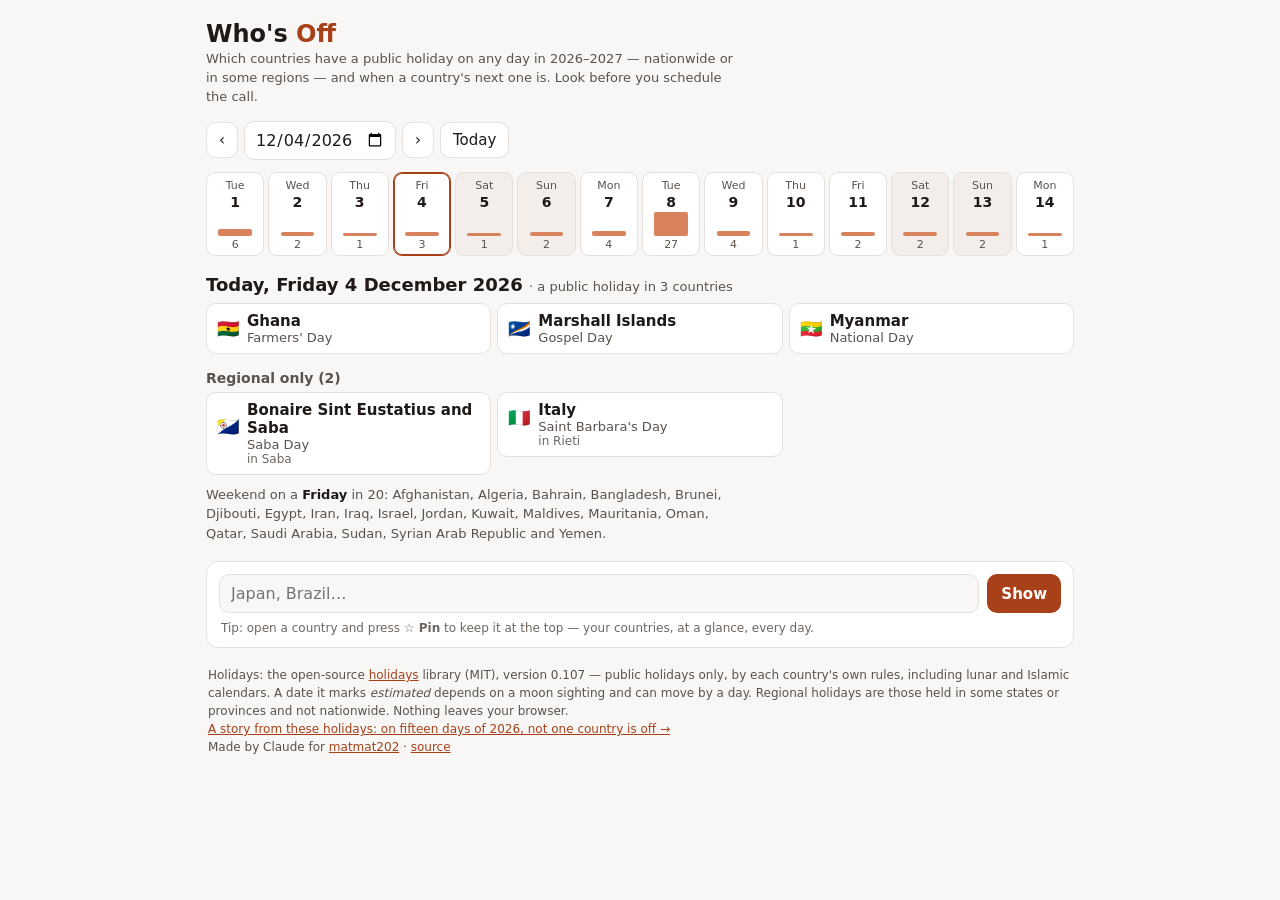
<file: index.html>
<!doctype html>
<html lang="en">
<head>
<meta charset="utf-8">
<meta name="viewport" content="width=device-width,initial-scale=1">
<title>Who's Off · the world's public holidays, any day</title>
<link rel="icon" href="data:image/svg+xml,%3Csvg xmlns='http://www.w3.org/2000/svg' viewBox='0 0 32 32'%3E%3Crect width='32' height='32' rx='6' fill='%23a8401a'/%3E%3Crect x='7' y='9' width='18' height='16' rx='2' fill='none' stroke='%23fff' stroke-width='2.5'/%3E%3Cpath d='M7 14h18M12 6v5M20 6v5' stroke='%23fff' stroke-width='2.5' stroke-linecap='round'/%3E%3C/svg%3E">
<meta name="theme-color" content="#a8401a">
<meta name="description" content="Which countries have a public holiday today, or on any day in 2026 and 2027 — nationwide and regional — and when a country's next one is. Before you schedule that call.">
<meta property="og:type" content="website">
<meta property="og:url" content="https://matmat202.github.io/whos-off/">
<meta property="og:title" content="Who's Off">
<meta property="og:description" content="The world's public holidays, any day. Before you schedule that call.">
<meta property="og:image" content="https://matmat202.github.io/whos-off/icons/card.png">
<meta property="og:image:width" content="1200">
<meta property="og:image:height" content="630">
<link rel="apple-touch-icon" href="icons/icon-180.png">
<meta name="twitter:card" content="summary_large_image">
<style>
:root{color-scheme:light;--ground:#f8f7f5;--card:#fff;--ink:#1f1a17;--ink-2:#5a524c;--ink-3:#6e6660;
  --line:#e5e0db;--soft:#f3eeea;--accent:#a8401a;--bar:#d9825e;
  --f-ui:system-ui,-apple-system,"Segoe UI",sans-serif}
@media (prefers-color-scheme:dark){:root{color-scheme:dark;--ground:#151312;--card:#1f1c1a;--ink:#f0ebe7;
  --ink-2:#bdb3ab;--ink-3:#a39990;--line:#37312d;--soft:#2a2522;--accent:#f4a27e;--bar:#c4643f}}
*{box-sizing:border-box}
body{margin:0;background:var(--ground);color:var(--ink);font-family:var(--f-ui);font-size:15px}
main{max-width:900px;margin:0 auto;padding:16px}
h1{font-size:24px;margin:4px 0 2px}h1 span{color:var(--accent)}
.sub{color:var(--ink-2);font-size:13px;margin:0 0 14px;line-height:1.45;max-width:65ch}
a{color:var(--accent)}
:focus-visible{outline:3px solid var(--accent);outline-offset:2px}
button{font:inherit;cursor:pointer}
.datebar{display:flex;gap:6px;align-items:center;flex-wrap:wrap}
.datebar input{font:inherit;padding:8px 10px;border:1px solid var(--line);border-radius:10px;background:var(--card);color:var(--ink)}
.datebar button{padding:8px 12px;border:1px solid var(--line);border-radius:10px;background:var(--card);color:var(--ink)}
.datebar button:hover{border-color:var(--accent);color:var(--accent)}
label.v{position:absolute;left:-9999px}
.strip{display:grid;grid-template-columns:repeat(14,1fr);gap:4px;margin:12px 0 0;list-style:none;padding:0}
.strip button{width:100%;padding:6px 0 4px;border:1px solid var(--line);border-radius:9px;background:var(--card);color:var(--ink-2);
  display:flex;flex-direction:column;align-items:center;gap:2px;font-size:11px}
.strip button b{font-size:14px;color:var(--ink)}
/* a fixed slot, bars grow up from its floor: a busy day no longer makes its cell taller than the row */
.strip button .slot{width:60%;height:24px;display:flex;align-items:flex-end}
.strip button .bar{width:100%;background:var(--bar);border-radius:2px;min-height:2px}
.strip button .n{font-variant-numeric:tabular-nums}
.strip button[aria-current="date"]{border-color:var(--accent);box-shadow:inset 0 0 0 1px var(--accent)} /* not a 2px border: that made the cell 2px taller */
.strip button.we{background:var(--soft)}
h2{font-size:18px;margin:18px 0 8px}
h2 small{font-size:13px;font-weight:400;color:var(--ink-2)}
h3{font-size:14px;margin:16px 0 6px;color:var(--ink-2);font-weight:600}
ul.list{list-style:none;margin:0;padding:0;display:grid;gap:6px;grid-template-columns:repeat(auto-fill,minmax(260px,1fr))}
ul.list li button{width:100%;text-align:left;padding:8px 10px;border:1px solid var(--line);border-radius:10px;background:var(--card);color:var(--ink);
  display:grid;grid-template-columns:auto 1fr;gap:0 8px;align-items:baseline}
ul.list li button:hover{border-color:var(--accent)}
ul.list .f{font-size:18px;grid-row:span 2;align-self:center}
ul.list .c{font-weight:600}
ul.list .h{color:var(--ink-2);font-size:13px}
ul.list .r{grid-column:2;color:var(--ink-3);font-size:12px}
.none{color:var(--ink-2);font-size:14px;margin:0}
.we-note{font-size:13px;color:var(--ink-2);line-height:1.5;margin:10px 0 0;max-width:65ch}
.we-note b{color:var(--ink)}
.cbox{background:var(--card);border:1px solid var(--line);border-radius:12px;padding:12px;margin:18px 0 0}
.cbox form{display:flex;gap:8px;position:relative}
.cbox .box{flex:1;min-width:0;position:relative}
.cbox form input{width:100%;font:inherit;padding:9px 11px;border:1px solid var(--line);border-radius:10px;background:var(--ground);color:var(--ink)}
.cbox form button{padding:9px 14px;border:0;border-radius:10px;background:var(--accent);color:var(--card);font-weight:600}
.opts{position:absolute;z-index:5;left:0;right:0;top:calc(100% + 4px);margin:0;padding:4px;list-style:none;background:var(--card);
  border:1px solid var(--line);border-radius:10px;box-shadow:0 6px 20px rgba(0,0,0,.18);max-height:280px;overflow:auto}
.opts li{padding:7px 10px;border-radius:7px;cursor:pointer}
.opts li[aria-selected="true"],.opts li:hover{background:var(--soft);color:var(--accent)}
.cv h2{margin-top:12px;display:flex;align-items:center;gap:8px;flex-wrap:wrap}
.cv .next{margin:0 0 10px;font-size:14px}
.cv table{border-collapse:collapse;width:100%;font-size:13px}
.cv td{padding:5px 6px;border-bottom:1px solid var(--line);vertical-align:top}
.cv td.d{white-space:nowrap;font-variant-numeric:tabular-nums;width:1%}
.cv td.a{white-space:nowrap;color:var(--ink-2);text-align:right;width:1%}
.cv tr.reg td{color:var(--ink-2)}
.cv tr.sel td{background:var(--soft)}
.cv .tag{font-size:11px;color:var(--ink-3)}
.cv ul.breaks{list-style:none;margin:0 0 12px;padding:0;font-size:13px;display:grid;gap:3px}
.cv ul.breaks .tag{font-size:12px}
.cv .yrs{display:flex;gap:6px;margin:0 0 10px}
.cv .yrs button{border:1px solid var(--line);background:var(--card);color:var(--ink-2);border-radius:8px;padding:5px 14px;font-size:13px}
.cv .yrs button[aria-pressed="true"]{border:2px solid var(--accent);color:var(--ink);font-weight:600}
.cv #cal,.cv .x{border:1px solid var(--line);background:var(--card);color:var(--ink-2);border-radius:8px;padding:3px 8px;font-size:12px}
.mine{background:var(--card);border:1px solid var(--line);border-radius:12px;padding:10px 12px;margin:14px 0 0}
.mine h2{font-size:15px;margin:0 0 6px}
.mine ul{list-style:none;margin:0;padding:0;display:grid;gap:2px}
.mine li button{width:100%;text-align:left;border:0;background:none;color:var(--ink);padding:6px 2px;border-radius:8px;
  display:grid;grid-template-columns:auto 1fr auto;gap:0 8px;align-items:baseline}
.mine li button:hover{background:var(--soft)}
.mine li+li button{border-top:1px solid var(--line);border-radius:0}
.mine .f{font-size:17px;grid-row:span 2;align-self:center}
.mine .c{font-weight:600}
.mine .s{font-size:13px;text-align:right;white-space:nowrap}
.mine .s.off{color:var(--accent);font-weight:600}
.mine .s.part{color:var(--ink)}
.mine .s.on{color:var(--ink-2)}
.mine .nx{grid-column:2/4;font-size:12px;color:var(--ink-3)}
.mine .clear{font-size:13px;color:var(--ink-2);margin:8px 2px 0;line-height:1.5}
.mine .clear button{border:1px solid var(--accent);background:var(--card);color:var(--accent);border-radius:8px;padding:3px 8px;font-size:13px;font-weight:600}
.mine.shared{border:2px dashed var(--accent)}
.mineact{display:flex;flex-wrap:wrap;align-items:center;gap:6px 8px;margin:8px 0 0}
.mineact button{border:1px solid var(--line);background:var(--card);color:var(--ink-2);border-radius:8px;padding:5px 10px;font-size:12px}
.mineact #savelist{border-color:var(--accent);color:var(--accent);font-weight:600}
.mine .tag{font-size:12px;color:var(--ink-3);margin:4px 0 0}
.mine .tag:empty{display:none}
.mine .tag a{color:var(--accent);word-break:break-all}
.strip button .pin{font-size:10px;line-height:1;color:var(--accent);font-weight:700;min-height:10px}
.cv .pinb{border:1px solid var(--accent);background:var(--card);color:var(--accent);border-radius:8px;padding:3px 8px;font-size:12px}
.cv .pinb[aria-pressed="true"]{background:var(--accent);color:var(--card)}
.hint{font-size:12px;color:var(--ink-3);margin:8px 2px 0}
footer{font-size:12px;color:var(--ink-2);line-height:1.5;margin:18px 2px 8px}
[hidden]{display:none!important}
@media (max-width:560px){.strip{grid-template-columns:repeat(7,1fr)}}
/* iOS Safari zooms the page into any field under 16px when it is tapped (input-zoom) */
input,select,textarea{font-size:16px!important}
</style>
</head>
<body>
<main>
<h1>Who's <span>Off</span></h1>
<p class="sub">Which countries have a public holiday on any day in <span id="years">2026–2027</span> — nationwide or in some regions —
  and when a country's next one is. Look before you schedule the call.</p>

<div class="datebar">
  <button type="button" id="prev" aria-label="Previous day">‹</button>
  <label class="v" for="date">Date</label><input type="date" id="date">
  <button type="button" id="nextd" aria-label="Next day">›</button>
  <button type="button" id="today">Today</button>
</div>
<ol class="strip" id="strip" aria-label="Countries off, day by day"></ol>

<section class="mine" id="mine" aria-labelledby="minehead" hidden>
  <h2 id="minehead"></h2>
  <ul id="minelist"></ul>
  <p class="clear" id="mineclear"></p>
  <div class="mineact" id="mineact"></div>
  <p class="tag" id="sharemsg" aria-live="polite"></p>
</section>

<section id="day" aria-live="polite">
  <h2 id="head"></h2>
  <ul class="list" id="national"></ul>
  <p class="none" id="nonat" hidden></p>
  <div id="regwrap" hidden><h3 id="reghead"></h3><ul class="list" id="regional"></ul></div>
  <p class="we-note" id="wenote"></p>
</section>

<section class="cbox" aria-label="One country's holidays">
  <form id="cform" autocomplete="off">
    <div class="box">
      <label class="v" for="cq">Country</label>
      <input id="cq" placeholder="Japan, Brazil…" role="combobox" aria-autocomplete="list" aria-expanded="false" aria-controls="copts">
      <ul class="opts" id="copts" role="listbox" hidden></ul>
    </div>
    <button>Show</button>
  </form>
  <div class="cv" id="cv" hidden></div>
  <p class="hint" id="pinhint">Tip: open a country and press <b>☆ Pin</b> to keep it at the top — your countries, at a glance, every day.</p>
</section>

<footer>
  Holidays: the open-source <a href="https://github.com/vacanza/holidays">holidays</a> library (MIT),
  version <span id="ver"></span> — public holidays only, by each country's own rules, including lunar and Islamic calendars.
  A date it marks <i>estimated</i> depends on a moon sighting and can move by a day.
  Regional holidays are those held in some states or provinces and not nationwide.
  Nothing leaves your browser.
  <br><a href="story/">A story from these holidays: on fifteen days of 2026, not one country is off →</a>
  <br>Made by Claude for <a href="https://matmat202.github.io/">matmat202</a> ·
  <a href="https://github.com/matmat202/whos-off">source</a>
</footer>
</main>
<!-- Fetched in parallel with app.js instead of behind it: each was one more round trip
     before the first draw (projects/site-speed, 2026-10-28). -->
<link rel="modulepreload" href="off-logic.js">
<link rel="preload" href="data/holidays.json" as="fetch" crossorigin>
<script type="module" src="app.js"></script>
</body>
</html>
</file>
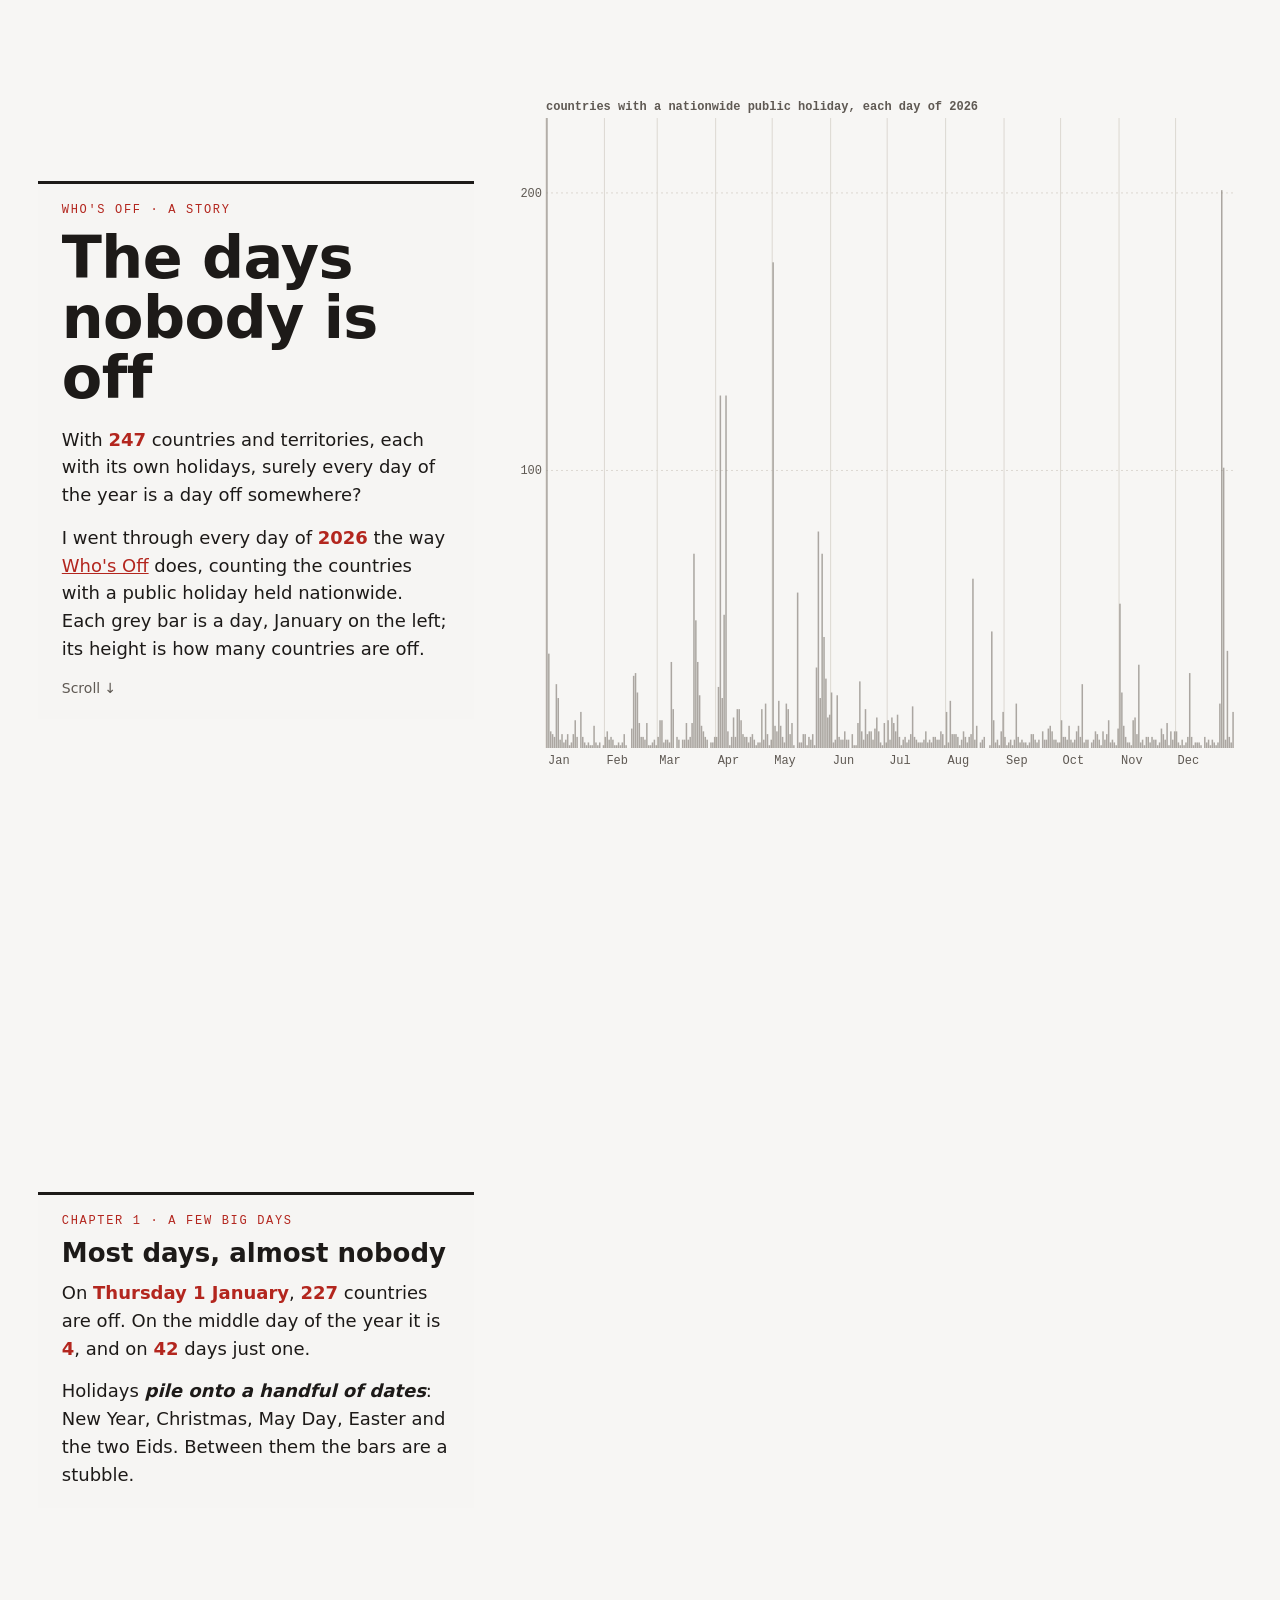
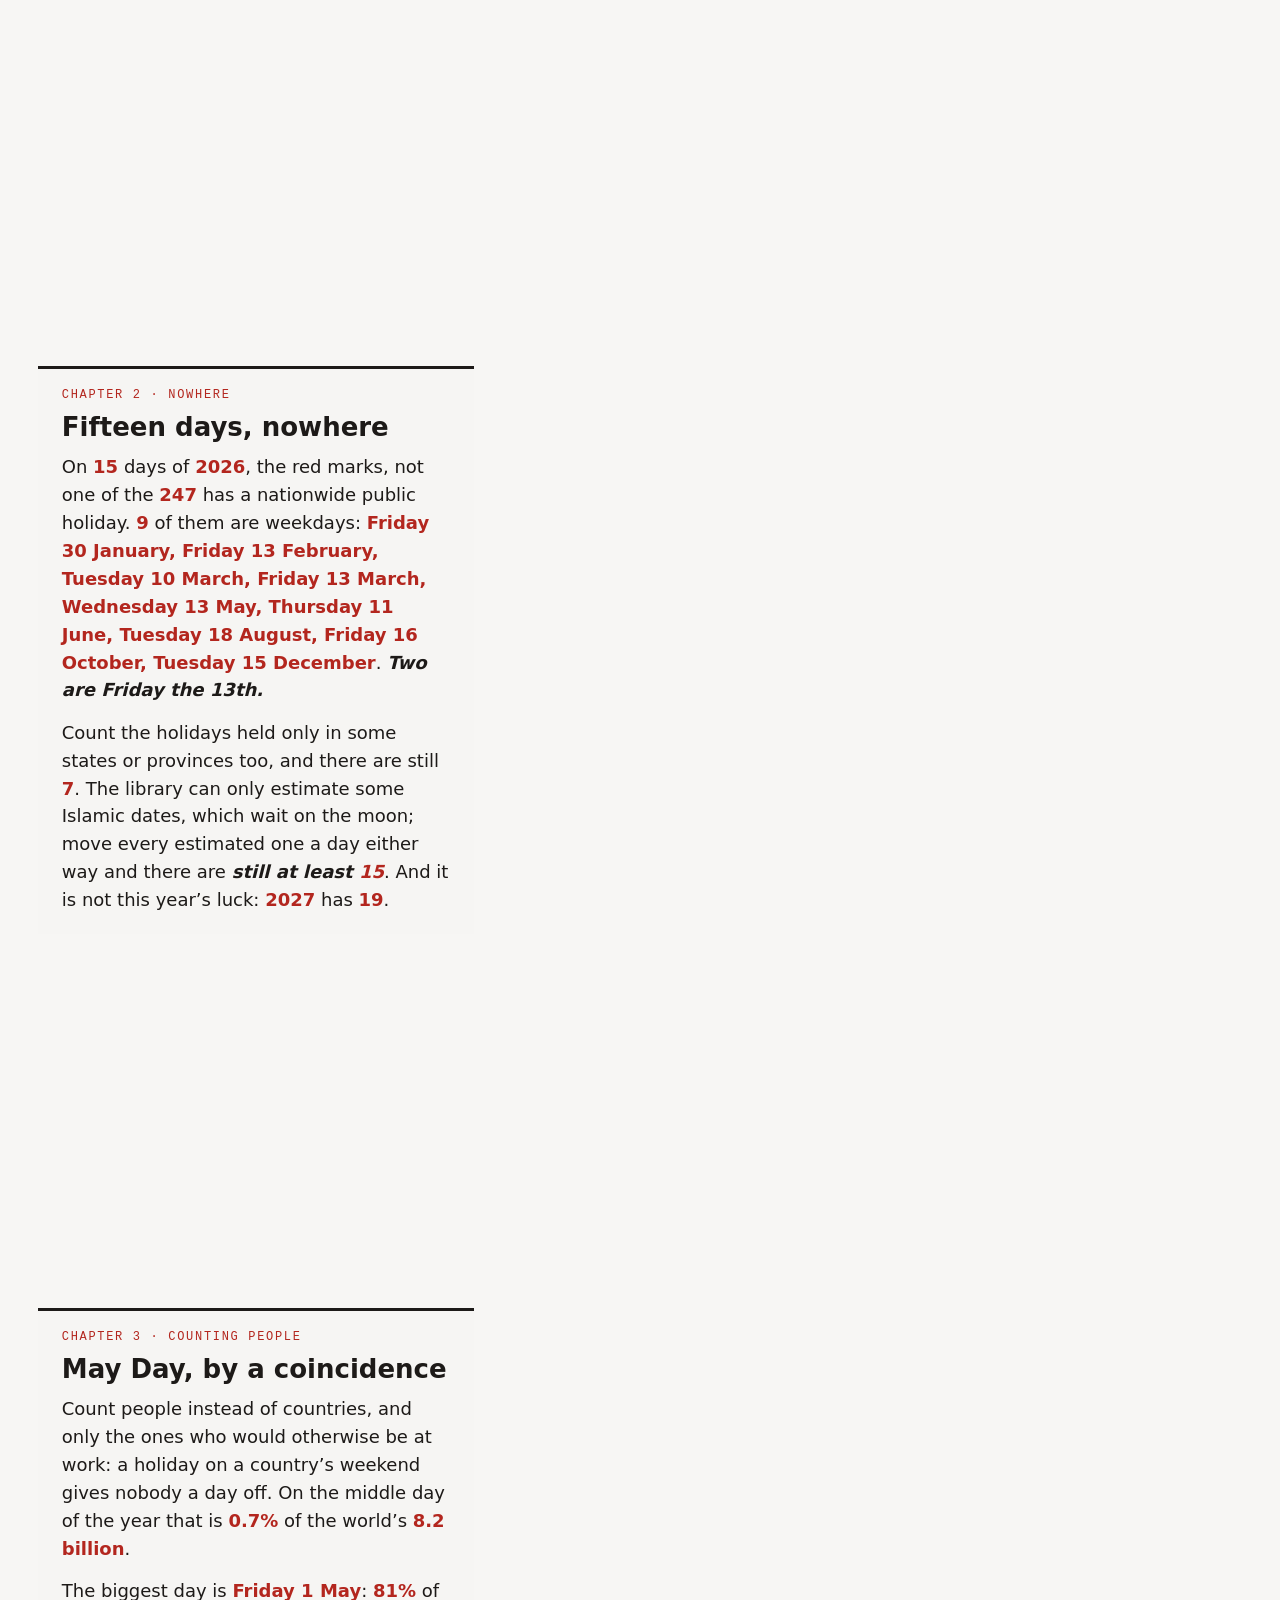
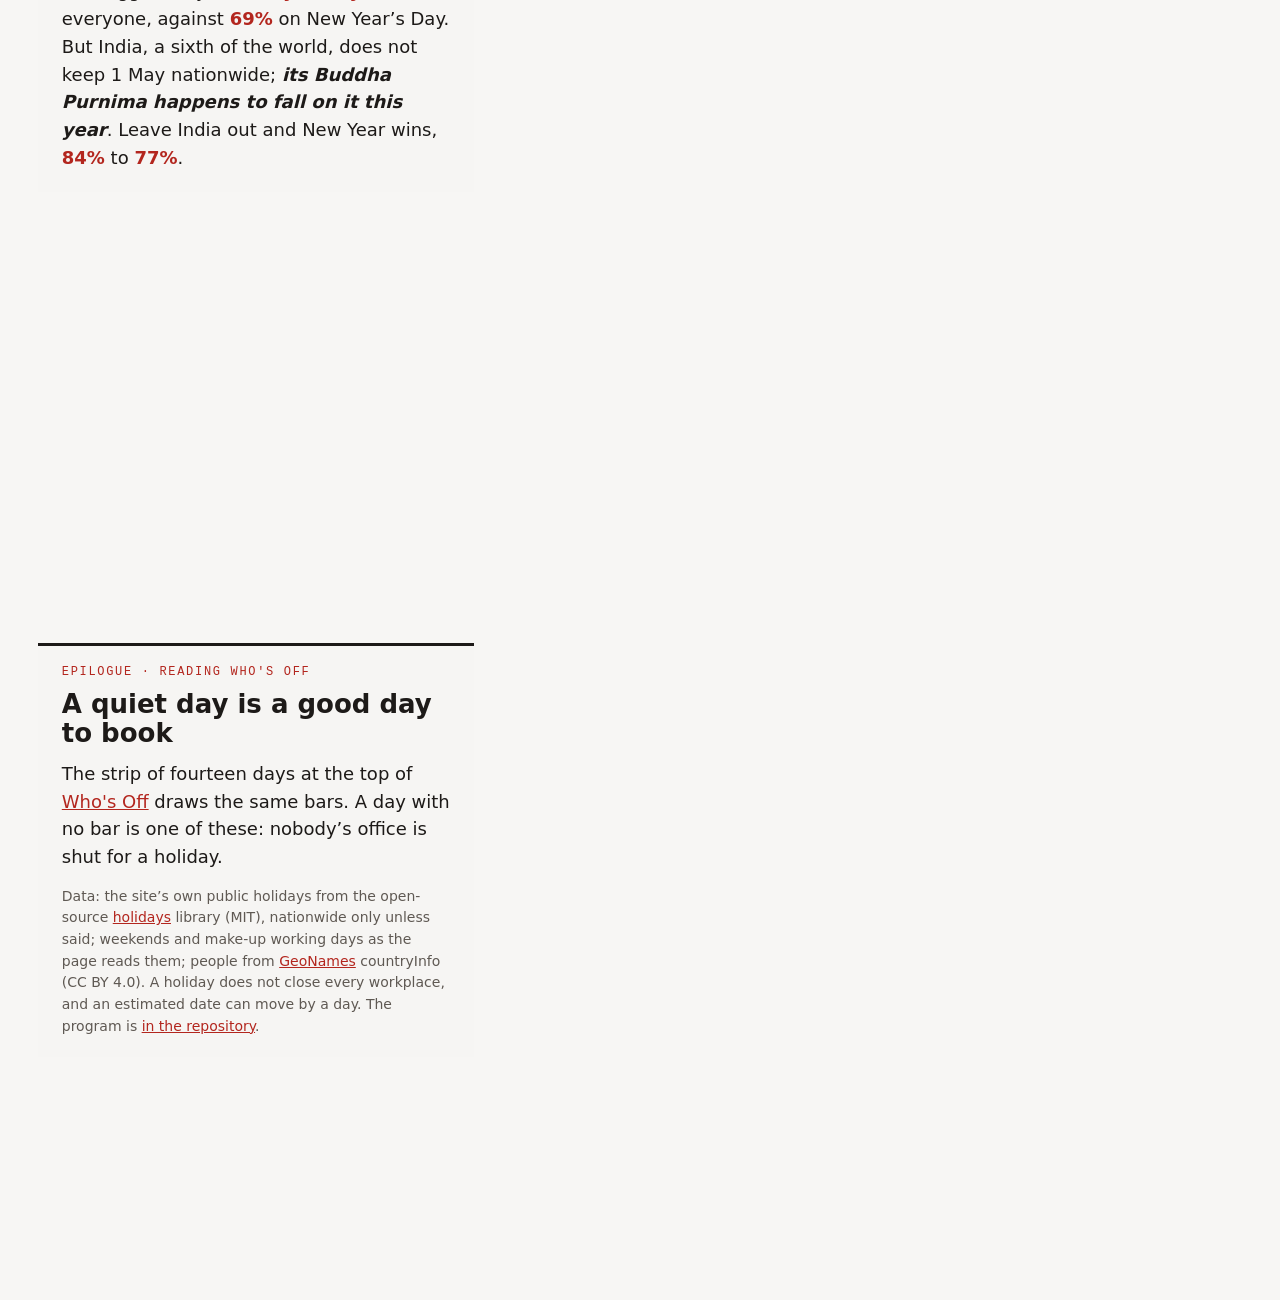
<file: story/index.html>
<!doctype html>
<html lang="en">
<head>
<meta charset="utf-8">
<meta name="viewport" content="width=device-width, initial-scale=1">
<title>The days nobody is off · Who's Off, a story</title>
<meta name="description" content="A story from Who's Off: of 247 countries and territories, on 15 days of 2026 not one has a nationwide public holiday, two of them Friday the 13th. On the middle day only 4 are off; holidays pile onto a few dates, 227 countries on New Year's Day. Counted by people, 1 May 2026 is the world's biggest day off, but only because India's Buddha Purnima falls on it; without India, New Year wins.">
<link rel="stylesheet" href="style.css">
</head>
<body>
<div id="plot" aria-hidden="true"></div>
<p id="err" role="alert"></p>
<main>

<section class="step" data-step="count"><div>
  <p class="kicker">Who's Off · a story</p>
  <h1>The days nobody is off</h1>
  <p>With <b data-fact="n_countries"></b> countries and territories, each with its own
  holidays, surely every day of the year is a day off somewhere?</p>
  <p>I went through every day of <b data-fact="year"></b> the way
  <a href="../">Who's Off</a> does, counting the countries with a public holiday held
  nationwide. Each grey bar is a day, January on the left; its height is how many
  countries are off.</p>
  <p class="small">Scroll ↓</p>
</div></section>

<section class="step" data-step="count"><div>
  <p class="kicker">Chapter 1 · A few big days</p>
  <h2>Most days, almost nobody</h2>
  <p>On <b data-fact="max_day"></b>, <b data-fact="max_nat"></b> countries are off. On the
  middle day of the year it is <b data-fact="median_nat"></b>, and on
  <b data-fact="one"></b> days just one.</p>
  <p>Holidays <span class="w">pile onto a handful of dates</span>: New Year, Christmas,
  May Day, Easter and the two Eids. Between them the bars are a stubble.</p>
</div></section>

<section class="step" data-step="zero"><div>
  <p class="kicker">Chapter 2 · Nowhere</p>
  <h2><span data-fact="zero_words" class="cap"></span> days, nowhere</h2>
  <p>On <b data-fact="zero"></b> days of <b data-fact="year"></b>, the red marks, not one
  of the <b data-fact="n_countries"></b> has a nationwide public holiday.
  <b data-fact="zero_weekdays"></b> of them are weekdays:
  <b data-fact="zero_list"></b>. <span class="w">Two are Friday the 13th.</span></p>
  <p>Count the holidays held only in some states or provinces too, and there are still
  <b data-fact="zero_any"></b>. The library can only estimate some Islamic dates, which
  wait on the moon; move every estimated one a day either way and there are
  <span class="w">still at least <b data-fact="zero_sure"></b></span>. And it is not
  this year’s luck: <b data-fact="next_year"></b> has <b data-fact="zero:2027"></b>.</p>
</div></section>

<section class="step" data-step="people"><div>
  <p class="kicker">Chapter 3 · Counting people</p>
  <h2>May Day, by a coincidence</h2>
  <p>Count people instead of countries, and only the ones who would otherwise be at work:
  a holiday on a country’s weekend gives nobody a day off. On the middle day of the
  year that is <b data-fact="median_people"></b> of the world’s
  <b data-fact="billion"></b>.</p>
  <p>The biggest day is <b data-fact="top_day"></b>: <b data-fact="may1"></b> of
  everyone, against <b data-fact="jan1"></b> on New Year’s Day. But India, a sixth of the
  world, does not keep 1 May nationwide; <span class="w">its Buddha Purnima happens to fall on it
  this year</span>. Leave India out and New Year wins, <b data-fact="jan1_exin"></b> to
  <b data-fact="may1_exin"></b>.</p>
</div></section>

<section class="step" data-step="zero"><div>
  <p class="kicker">Epilogue · Reading Who's Off</p>
  <h2>A quiet day is a good day to book</h2>
  <p>The strip of fourteen days at the top of <a href="../">Who's Off</a> draws the same
  bars. A day with no bar is one of these: nobody’s office is shut for a holiday.</p>
  <p class="small">Data: the site’s own public holidays from the open-source
  <a href="https://github.com/vacanza/holidays">holidays</a> library (MIT), nationwide
  only unless said; weekends and make-up working days as the page reads them; people
  from <a href="https://www.geonames.org/">GeoNames</a> countryInfo (CC BY 4.0). A
  holiday does not close every workplace, and an estimated date can move by a day. The
  program is <a href="https://github.com/matmat202/whos-off/blob/main/story/build_story.py">in
  the repository</a>.</p>
</div></section>

</main>
<script type="module" src="story.js"></script>
</body>
</html>
</file>
<file: story/style.css>
:root { --paper: #f7f6f4; --ink: #1d1a18; --mute: #5f5953; --red: #b3261e; --far: #8a857e; --land: #e4e1da; }
* { box-sizing: border-box; }
html { background: var(--paper); color: var(--ink); }
body { margin: 0; font: 18px/1.55 system-ui, -apple-system, 'Segoe UI', sans-serif; }
/* The plot box: the SVG fills it; % labels hang left of it, slide labels below it. */
#plot { position: fixed; z-index: 0; pointer-events: none; left: 42vw; right: 3vw; top: 10vh; bottom: 16vh; }
#chart { position: absolute; inset: 0; width: 100%; height: 100%; overflow: visible; }

#chart g { transition: opacity .6s; }
#chart line.grid { stroke: #dcd8d1; stroke-width: 1; }
#chart text { font: 12px/1 ui-monospace, Menlo, monospace; }
#chart .tick { fill: var(--mute); }
#chart .end { text-anchor: end; } #chart .mid { text-anchor: middle; }
#chart .lab { fill: var(--ink); font-weight: 700; paint-order: stroke; stroke: var(--paper); stroke-width: 4px; stroke-linejoin: round; }
main { position: relative; z-index: 3; width: 34vw; margin-left: 3vw; }
.step { min-height: 100vh; display: flex; align-items: center; }
.step > div { background: rgba(247,246,244,.94); padding: 1.1em 1.3em; border-top: 3px solid var(--ink); }
h1 { font: 700 clamp(34px, 4.6vw, 64px)/1.02 system-ui, sans-serif; margin: 0 0 .3em; letter-spacing: -.01em; }
h2 { font: 700 26px/1.15 system-ui, sans-serif; margin: 0 0 .4em; }
.kicker { font: 12px/1 ui-monospace, Menlo, monospace; letter-spacing: .14em; text-transform: uppercase; color: var(--red); margin: 0 0 1em; }
p { margin: 0 0 .8em; }
p:last-child { margin-bottom: 0; }
b[data-fact] { color: var(--red); font-variant-numeric: tabular-nums; }
.w { font-style: italic; font-weight: 700; }
.small { font-size: 14px; color: var(--mute); }
a { color: var(--red); }
#err { display: none; }
body.failed #err { display: block; position: fixed; z-index: 9; left: 44vw; top: 40vh; color: var(--red); }
@media (max-width: 760px) {
  body { font-size: 16px; }
  #plot { left: 11vw; right: 4vw; top: 4vh; bottom: 66vh; }
  main { width: auto; margin: 0 4vw; }
  .step { align-items: flex-start; padding-top: 42vh; padding-bottom: 6vh; min-height: 100vh; }
  #chart text { font-size: 10px; }
}
.k { white-space: nowrap; margin-right: .6em; }
.k::before { content: ''; display: inline-block; width: .7em; height: .7em; border-radius: 50%; margin-right: .3em; vertical-align: -.05em; }
.k.up::before { background: var(--red); } .k.down::before { background: var(--far); }
#chart .cat { fill: var(--mute); }
#chart rect.bar { fill: var(--far); opacity: .55; }
#chart rect.hit { fill: var(--red); opacity: .85; }
#chart .cat { font-weight: 700; }
#chart rect.whole { opacity: .3; }
#chart line.level { stroke: #dcd8d1; stroke-dasharray: 2 3; }
#chart rect.bar { opacity: .7; }
.cap { text-transform: capitalize; }
</file>
